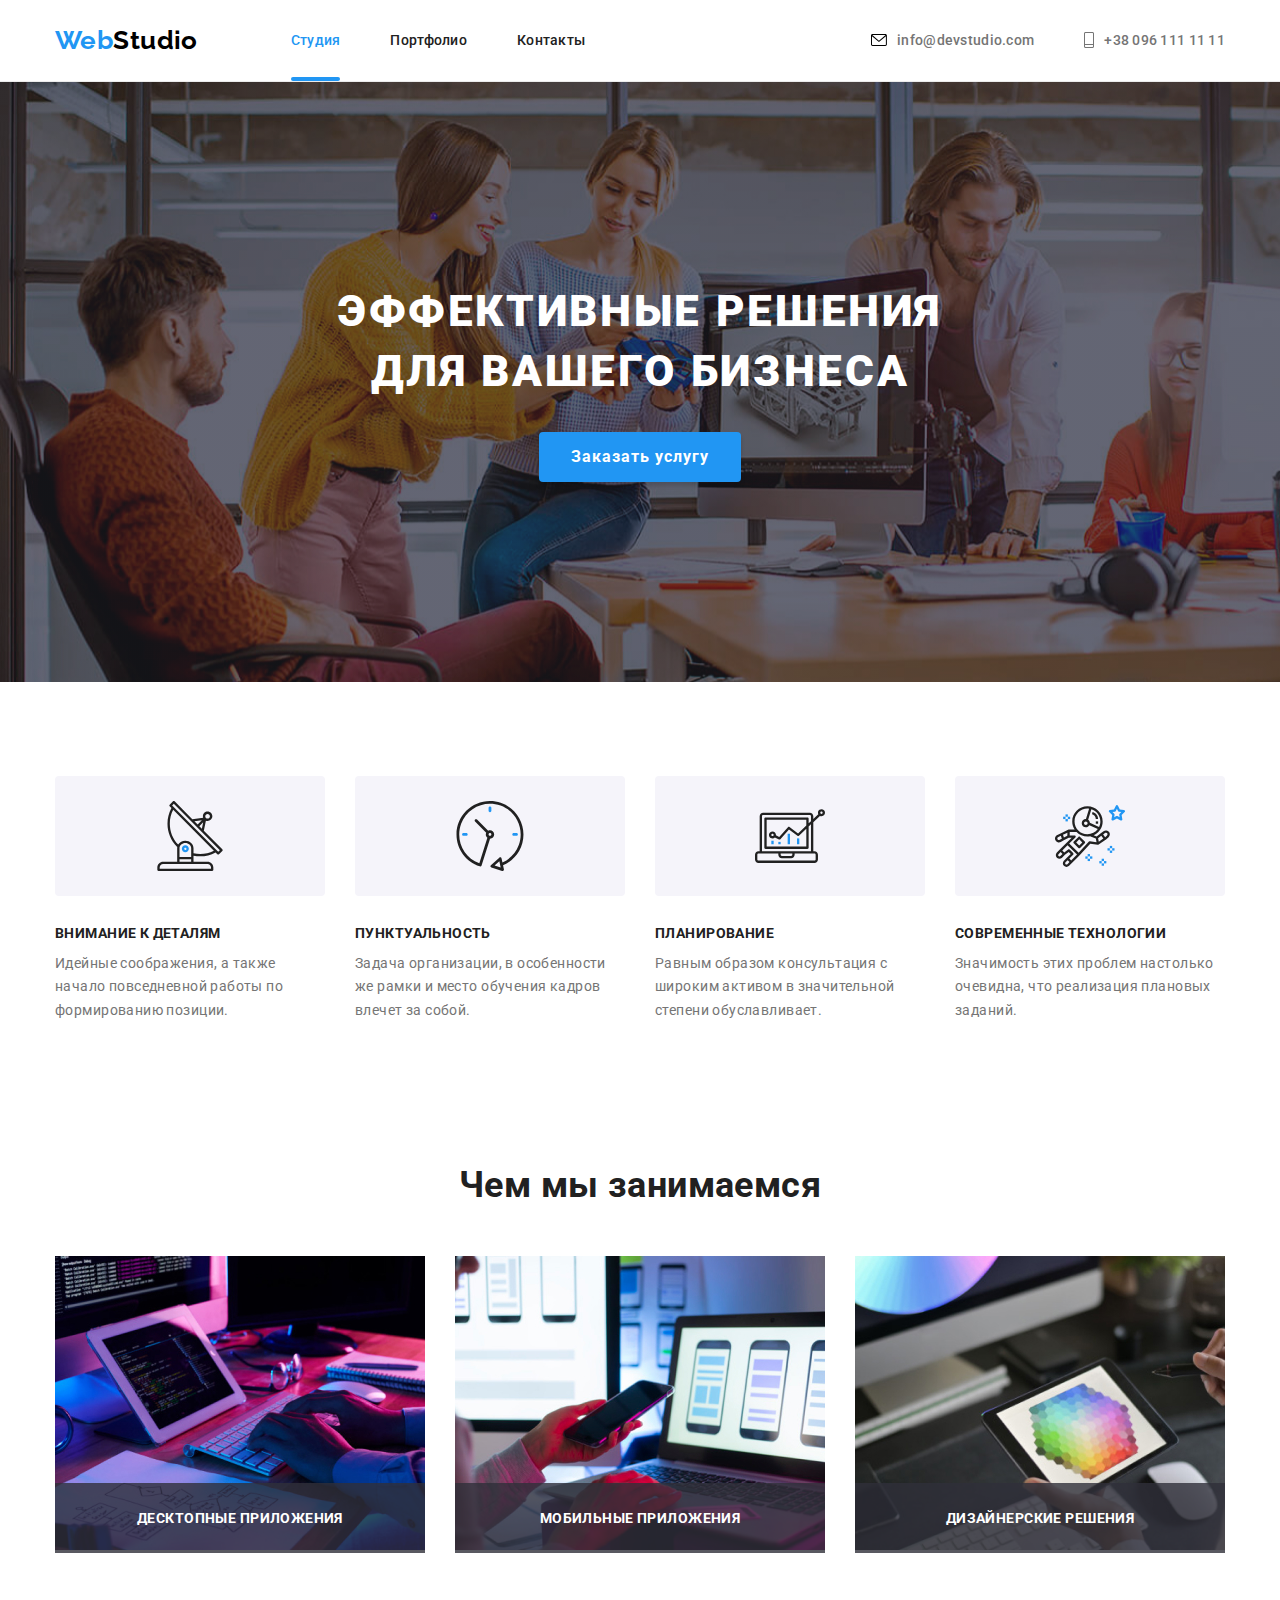
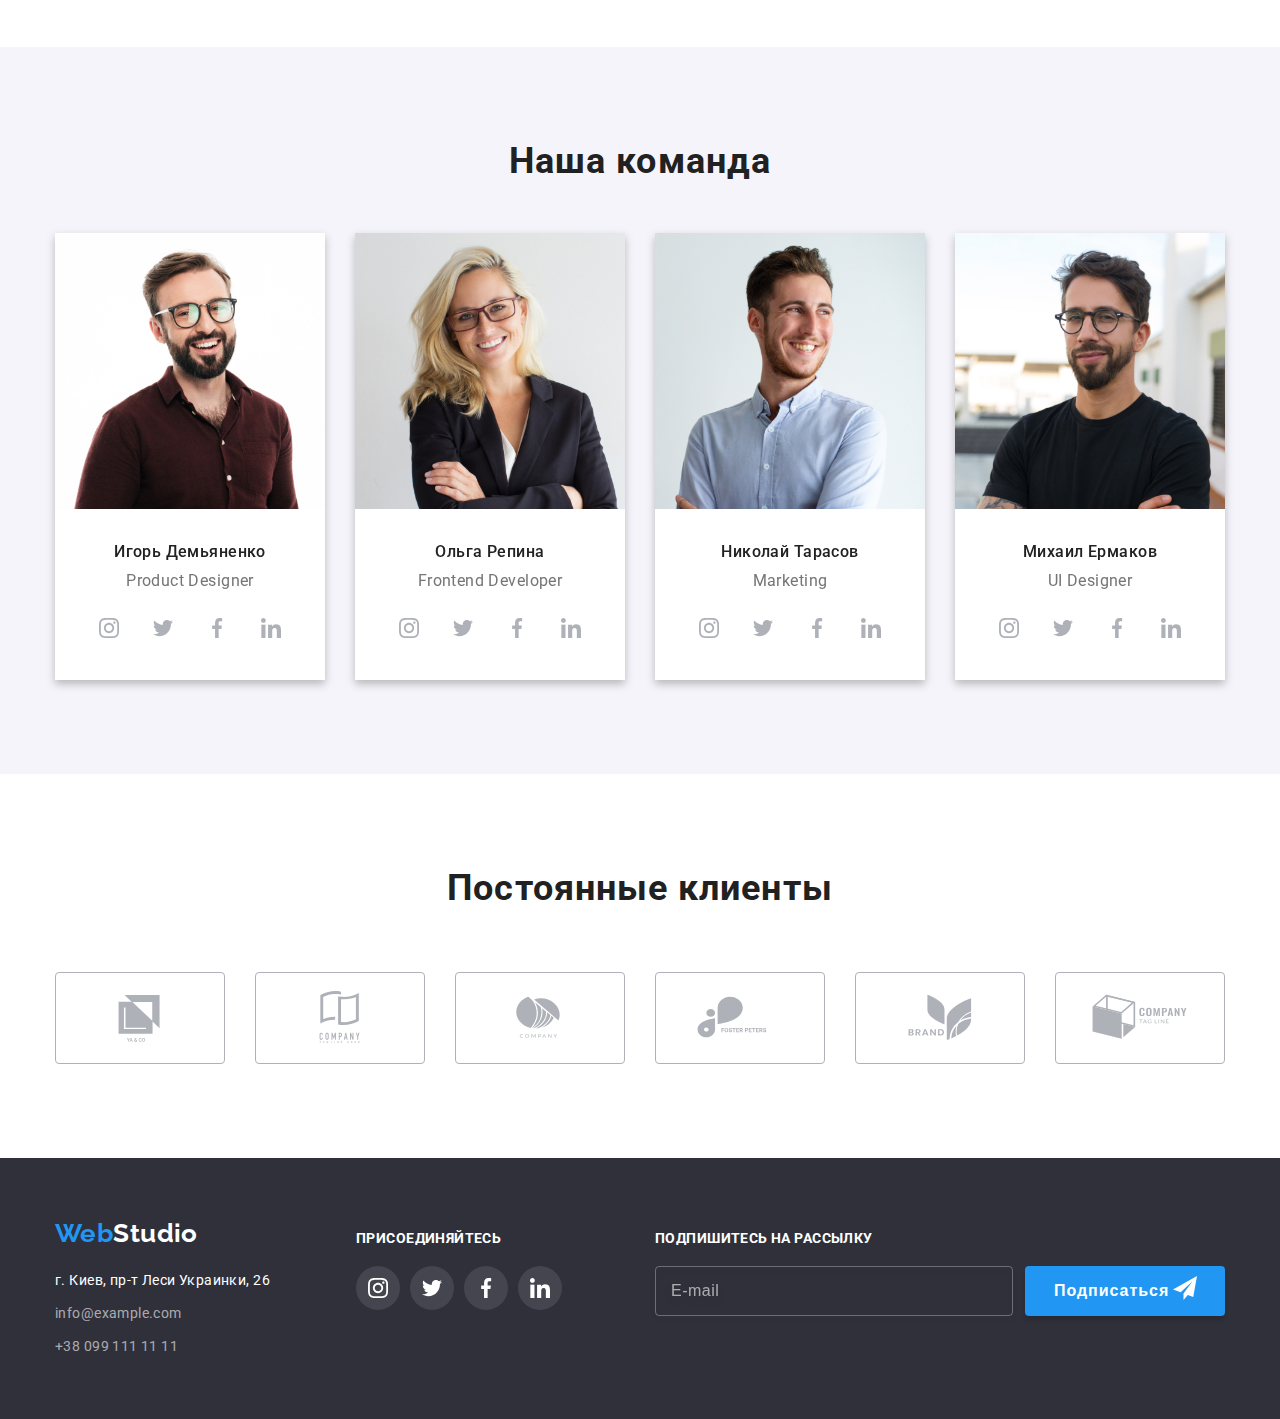
<file: index.html>
<!DOCTYPE html>
<html lang="ru">
  <head>
    <meta charset="UTF-8" />
    <meta http-equiv="X-UA-Compatible" content="IE=edge" />
    <meta name="viewport" content="width=device-width, initial-scale=1.0" />
    <link rel="preconnect" href="https://fonts.googleapis.com" />
    <link rel="preconnect" href="https://fonts.gstatic.com" crossorigin />
    <link
      href="https://fonts.googleapis.com/css2?family=Montserrat:wght@400;700&family=Raleway:wght@700&family=Roboto:wght@400;500;700;900&display=swap"
      rel="stylesheet"
    />
    <title>Студия</title>
    <link
      rel="stylesheet"
      href="https://cdnjs.cloudflare.com/ajax/libs/modern-normalize/1.1.0/modern-normalize.min.css"
      integrity="sha512-wpPYUAdjBVSE4KJnH1VR1HeZfpl1ub8YT/NKx4PuQ5NmX2tKuGu6U/JRp5y+Y8XG2tV+wKQpNHVUX03MfMFn9Q=="
      crossorigin="anonymous"
      referrerpolicy="no-referrer"
    />
    <link href="./CSS/main.min.css" rel="stylesheet" type="text/css" />
  </head>
  <body>
    <header class="header">
      <div class="container">
        <nav class="header__nav">
          <a class="logo header__logo" href="./index.html">
            Web<span class="logo__header logo__header--color">Studio</span>
          </a>
          <div
            class="heder-container__menu"
            id="heder-container__menu"
            data-menu
          >
            <ul class="header__list list">
              <li class="header__it current">
                <a href="./index.html" class="header__link curent link"
                  >Студия</a
                >
              </li>
              <li class="header__it">
                <a href="portfolio.html" class="header__link link">Портфолио</a>
              </li>
              <li class="header__it">
                <a href="#contacts" class="header__link link">Контакты</a>
              </li>
            </ul>
        </nav>
            <ul class="contacts-list">
              <li class="contacts-list__item">
                <a href="mailto:info@devstudio.com" class="contacts-list__link">
                  <svg class="contacts-list__icon" width="16" height="12">
                    <use class="n" href="./img/symbol-defs.svg#icon-mail"></use>
                  </svg>
                  info@devstudio.com
                </a>
              </li>

              <li class="contacts-list__item">
                <a href="tel:+380961111111" class="contacts-list__link">
                  <svg class="contacts-list__icon" width="10" height="16">
                    <use
                      class="header__icon--color"
                      href="./img/symbol-defs.svg#icon-tel"
                    ></use></svg>
                    +38 096 111 11 11
                </a>
              </li>
            </ul>
            <button
            type="button"
            class="header__btn"
            aria-expanded="false"
            aria-controls="heder-container__menu"
            data-menu-button
          >
            <svg
              width="24"
              height="24"
              aria-label="переклюачатель мобильного меню"
            >
              <use
                class="icon__cross"
                href="./img/symbol-defs.svg#icon-close-black-18dp-2-1-1"
              ></use>

              <use
                class="icon__menu"
                href="./img/symbol-defs.svg#icon-menu_24px"
              ></use>
            </svg>
          </button>
          </div>
       
      </div>
    </header>
    <main>

      <div class="mob-menu is-hidden">
        <button class="mob-menu__close">
          <svg
          width="18"
          height="18"
          aria-label="переклюачатель мобильного меню"
        >
          <use
            class="icon__cross"
            href="./img/symbol-defs.svg#icon-close-black-18dp-2-1-1"
          ></use>
</svg>
        </button>
        <ul class="mob-menu-list">
          <li class="mob-menu-list__item"><a href="./index.html" class="mob-menu-list__link current">Студия</a></li>
          <li class="mob-menu-list__item"><a href="portfolio.html" class="mob-menu-list__link">Портфолио</a></li>
          <li class="mob-menu-list__item"><a href="#contacts" class="mob-menu-list__link">Контакты</a></li>
        </ul>
        <div>
        <ul class="mob-menu-contacts">
          <li class="mob-menu-contacts__item"><a class="mob-menu-contacts__link" href="tel:+380961111111">+38 096 111 11 11</a></li>
          <li class="mob-menu-contacts__item"><a class="mob-menu-contacts__link" href="mailto:info@devstudio.com">info@devstudio.com</a></li>
        </ul>
        <ul class="mob-menu-cos">
          <li class="mob-menu-cos__item"><a href="" class="mob-menu-cos__link">Instagram</a></li>
          <li class="mob-menu-cos__item"><a href="" class="mob-menu-cos__link">Twitter</a></li>
          <li class="mob-menu-cos__item"><a href="" class="mob-menu-cos__link">Facebook</a></li>
          <li class="mob-menu-cos__item"><a href="" class="mob-menu-cos__link">LinkedIn</a></li>
        </ul>
      </div>
      </div>
      <section class="hero">
        <div class="container">
          <h1 class="hero__title">
            Эффективные решения<br />
            для вашего бизнеса
          </h1>

          <button data-modal-open type="button" class="hero__btn">
            Заказать услугу
          </button>
          <div class="backdrop is-hidden" data-modal>
            <div class="modal">
              <baton data-modal-close class="modal__btn-close">
                <a href="">
                  <svg class="modal__icon-close" width="18" height="18">
                    <use
                      href="./img/symbol-defs.svg#icon-close-black-18dp-2-1-1"
                    ></use>
                  </svg>
                </a>
              </baton>

              <p class="modal__title">
                Оставьте свои данные, мы вам перезвоним
              </p>

              <form>
                <div class="modal-form__item">
                  <label for="user-name" class="modal__text">Имя</label>
                  <div class="modal__input-icon">
                    <input
                      type="text"
                      name="user-name"
                      class="modal__input"
                      required
                      id="user-name"
                    />
                    <svg class="modal__icon" width="18" height="18">
                      <use href="./img/symbol-defs.svg#icon-person"></use>
                    </svg>
                  </div>
                </div>
                <div class="modal-form__item">
                  <label for="tel" class="modal__text">Телефон</label>
                  <div class="modal__input-icon">
                    <input
                      type="tel"
                      name="tel"
                      class="modal__input"
                      required
                      id="tel"
                    />
                    <svg class="modal__icon" width="18" height="18">
                      <use href="./img/symbol-defs.svg#icon-phone"></use>
                    </svg>
                  </div>
                </div>
                <div class="modal-form__item">
                  <label for="mail" class="modal__text">Почта</label>
                  <div class="modal__input-icon">
                    <input
                      type="email"
                      name="mail"
                      class="modal__input"
                      required
                      id="mail"
                    />
                    <svg class="modal__icon" width="18" height="18">
                      <use href="./img/symbol-defs.svg#icon-email"></use>
                    </svg>
                  </div>
                </div>
                <div class="modal-form__coment">
                  <label for="coment" class="modal__text">Комментарий</label>
                  <textarea
                    name="coment"
                    placeholder="Введите текст"
                    id="coment"
                    class="modal-coment__title"
                  ></textarea>
                </div>

                <div class="modal-form__galka">
                  <input
                    type="checkbox"
                    id="galka"
                    name="galka"
                    value="true"
                    class="check visually-hidden"
                  />
                  <label for="galka" class="modal__galka--text"
                    >Соглашаюсь с рассылкой и принимаю
                    <a href="" class="galka__link"> Условия договора</a></label
                  >
                </div>

                <button type="submit" class="modal__submit">Отправить</button>
              </form>
            </div>
          </div>
        </div>
      </section>

      <section class="section">
        <div class="container">
          <h2 class="visually-hidden">Наши преимущества</h2>
          <ul class="benefiits__list list">
            <li class="benefits__item">
              <div class="benefits__icon--grey">
                <svg class="benefits__icon">
                  <use
                    href="./img/symbol-defs.svg#icon-antenna"
                    width="70"
                    height="70"
                  ></use>
                </svg>
              </div>
              <h3 class="benefits__title">Внимание к деталям</h3>
              <p class="benefits__text">
                Идейные соображения, а также начало повседневной работы по
                формированию позиции.
              </p>
            </li>
            <li class="benefits__item">
              <div class="benefits__icon--grey">
                <svg class="benefits__icon">
                  <use
                    href="./img/symbol-defs.svg#icon-clock"
                    width="70"
                    height="70"
                  ></use>
                </svg>
              </div>
              <h3 class="benefits__title">Пунктуальность</h3>
              <p class="benefits__text">
                Задача организации, в особенности же рамки и место обучения
                кадров влечет за собой.
              </p>
            </li>
            <li class="benefits__item">
              <div class="benefits__icon--grey">
                <svg class="benefits__icon">
                  <use
                    href="./img/symbol-defs.svg#icon-diagram"
                    width="70"
                    height="70"
                  ></use>
                </svg>
              </div>
              <h3 class="benefits__title">Планирование</h3>
              <p class="benefits__text">
                Равным образом консультация с широким активом в значительной
                степени обуславливает.
              </p>
            </li>
            <li class="benefits__item">
              <div class="benefits__icon--grey">
                <svg class="benefits__icon">
                  <use
                    href="./img/symbol-defs.svg#icon-astronaut-cosmo"
                    width="70"
                    height="70"
                  ></use>
                </svg>
              </div>
              <h3 class="benefits__title">Современные технологии</h3>
              <p class="benefits__text">
                Значимость этих проблем настолько очевидна, что реализация
                плановых заданий.
              </p>
            </li>
          </ul>
        </div>
      </section>
      <section class="pictures-section">
        <div class="container">
          <h2 class="pictures__title title__down">Чем мы занимаемся</h2>
          <ul class="pictures__list list">
            <li class="pictures__img--fon">
              <img
                srcset="./img/verstka@1x.jpg 1x, ./img/verstka@1x.jpg 2x"
                src="./img/verstka.jpg"
                class="pictures__img"
                alt="делает верстку на компьютере"
                width="370"
              />
              <p class="pictures__img--text">Десктопные приложения</p>
            </li>
            <li class="pictures__img--fon">
              <img
                srcset="./img/desigin@1x.jpg 1x, ./img/desigin@2x.jpg 2x"
                src="./img/desigin.jpg"
                class="pictures__img"
                alt="создает дизайн макета"
                width="370"
              />
              <p class="pictures__img--text">Мобильные приложения</p>
            </li>
            <li class="pictures__img--fon">
              <img
                srcset="./img/colors@1x.jpg 1x, ./img/colors@2x..jpg 2x"
                src="./img/colors.jpg"
                class="pictures__img"
                alt="выбирает цвета на палитре планшета"
                width="370"
              />
              <p class="pictures__img--text">Дизайнерские решения</p>
            </li>
          </ul>
        </div>
      </section>
      <section class="team-section">
        <div class="container">
          <h2 class="team__title--list">Наша команда</h2>
          <ul class="team__list list">
            <li class="team__item">
              <img
                srcset="./img/igor@1x.jpg 1x, ./img/igor@2x.jpg 2x"
                src="./img/igor.jpg"
                class="pictures-team"
                alt="Игорь Демьяненко проджект менеджер"
                width="270"
              />
              <h3 class="team__title">Игорь Демьяненко</h3>
              <p class="team__text">Product Designer</p>
              <ul class="team__soc--list list">
                <li class="team__icon-item">
                  <a href="" class="team__icon-link link">
                    <svg class="team__icon-soc" width="20" height="20">
                      <use href="./img/symbol-defs.svg#icon-instagram"></use>
                    </svg>
                  </a>
                </li>
                <li class="team__icon-item">
                  <a href="" class="team__icon-link">
                    <svg class="team__icon-soc" width="20" height="20">
                      <use href="./img/symbol-defs.svg#icon-twitter"></use>
                    </svg>
                  </a>
                </li>
                <li class="team__icon-item">
                  <a href="" class="team__icon-link">
                    <svg class="team__icon-soc" width="20" height="20">
                      <use href="./img/symbol-defs.svg#icon-facebook"></use>
                    </svg>
                  </a>
                </li>
                <li class="team__icon-item">
                  <a href="" class="team__icon-link">
                    <svg class="team__icon-soc" width="20" height="20">
                      <use href="./img/symbol-defs.svg#icon-linkedin"></use>
                    </svg>
                  </a>
                </li>
              </ul>
            </li>
            <li class="team__item">
              <img
              srcset="./img/olga@1x.jpg 1x, ./img/olga@2x.jpg 2x"
                src="./img/olga.jpg"
                class="pictures-team"
                alt="Ольга Репина olgaФронтєнд девелопер"
                width="270"
              />
              <h3 class="team__title">Ольга Репина</h3>
              <p class="team__text">Frontend Developer</p>
              <ul class="team__soc--list list">
                <li class="team__icon-item">
                  <a href="" class="team__icon-link link">
                    <svg class="team__icon-soc" width="20" height="20">
                      <use href="./img/symbol-defs.svg#icon-instagram"></use>
                    </svg>
                  </a>
                </li>
                <li class="team__icon-item">
                  <a href="" class="team__icon-link">
                    <svg class="team__icon-soc" width="20" height="20">
                      <use href="./img/symbol-defs.svg#icon-twitter"></use>
                    </svg>
                  </a>
                </li>
                <li class="team__icon-item">
                  <a href="" class="team__icon-link">
                    <svg class="team__icon-soc" width="20" height="20">
                      <use href="./img/symbol-defs.svg#icon-facebook"></use>
                    </svg>
                  </a>
                </li>
                <li class="team__icon-item">
                  <a href="" class="team__icon-link">
                    <svg class="team__icon-soc" width="20" height="20">
                      <use href="./img/symbol-defs.svg#icon-linkedin"></use>
                    </svg>
                  </a>
                </li>
              </ul>
            </li>
            <li class="team__item">
              <img
              srcset="./img/nikolay@1x.jpg 1x, ./img/nikolay@2x.jpg 2x"
                src="./img/nikolay.jpg"
                class="pictures-team"
                alt="Николай Тарасов маркетолог"
                width="270"
              />
              <h3 class="team__title">Николай Тарасов</h3>
              <p class="team__text">Marketing</p>
              <ul class="team__soc--list list">
                <li class="team__icon-item">
                  <a href="" class="team__icon-link link">
                    <svg class="team__icon-soc" width="20" height="20">
                      <use href="./img/symbol-defs.svg#icon-instagram"></use>
                    </svg>
                  </a>
                </li>
                <li class="team__icon-item">
                  <a href="" class="team__icon-link">
                    <svg class="team__icon-soc" width="20" height="20">
                      <use href="./img/symbol-defs.svg#icon-twitter"></use>
                    </svg>
                  </a>
                </li>
                <li class="team__icon-item">
                  <a href="" class="team__icon-link">
                    <svg class="team__icon-soc" width="20" height="20">
                      <use href="./img/symbol-defs.svg#icon-facebook"></use>
                    </svg>
                  </a>
                </li>
                <li class="team__icon-item">
                  <a href="" class="team__icon-link">
                    <svg class="team__icon-soc" width="20" height="20">
                      <use href="./img/symbol-defs.svg#icon-linkedin"></use>
                    </svg>
                  </a>
                </li>
              </ul>
            </li>
            <li class="team__item">
              <img
                srcset="./img/mihail@1x.jpg 1x, ./img/mihail@2x.jpg 2x"
                src="./img/mihail.jpg"
                class="pictures-team"
                alt="Михаил Ермаков дизайнер"
                width="270"
              />
              <h3 class="team__title">Михаил Ермаков</h3>
              <p class="team__text">UI Designer</p>
              <ul class="team__soc--list list">
                <li class="team__icon-item">
                  <a href="" class="team__icon-link link">
                    <svg class="team__icon-soc" width="20" height="20">
                      <use href="./img/symbol-defs.svg#icon-instagram"></use>
                    </svg>
                  </a>
                </li>
                <li class="team__icon-item">
                  <a href="" class="team__icon-link">
                    <svg class="team__icon-soc" width="20" height="20">
                      <use href="./img/symbol-defs.svg#icon-twitter"></use>
                    </svg>
                  </a>
                </li>
                <li class="team__icon-item">
                  <a href="" class="team__icon-link">
                    <svg class="team__icon-soc" width="20" height="20">
                      <use href="./img/symbol-defs.svg#icon-facebook"></use>
                    </svg>
                  </a>
                </li>
                <li class="team__icon-item">
                  <a href="" class="team__icon-link">
                    <svg class="team__icon-soc" width="20" height="20">
                      <use href="./img/symbol-defs.svg#icon-linkedin"></use>
                    </svg>
                  </a>
                </li>
              </ul>
            </li>
          </ul>
        </div>
      </section>

      <section class="clients">
        <div class="container">
          <h2 class="clients__title title__down">Постоянные клиенты</h2>
          <ul class="clients__icon-list list">
            <li class="clients__icon-item">
              <a href="" class="clients__icon-link link">
                <svg class="clients__pictures" width="160" height="60">
                  <use href="./img/symbol-defs.svg#icon-Logologo1"></use>
                </svg>
              </a>
            </li>
            <li class="clients__icon-item">
              <a href="" class="clients__icon-link link">
                <svg class="clients__pictures" width="160" height="60">
                  <use href="./img/symbol-defs.svg#icon-Logologo2"></use>
                </svg>
              </a>
            </li>
            <li class="clients__icon-item">
              <a href="" class="clients__icon-link link">
                <svg class="clients__pictures" width="160" height="60">
                  <use href="./img/symbol-defs.svg#icon-Logologo3"></use>
                </svg>
              </a>
            </li>
            <li class="clients__icon-item">
              <a href="" class="clients__icon-link link">
                <svg class="clients__pictures" width="160" height="60">
                  <use href="./img/symbol-defs.svg#icon-Logologo4"></use>
                </svg>
              </a>
            </li>
            <li class="clients__icon-item">
              <a href="" class="clients__icon-link link">
                <svg class="clients__pictures" width="160" height="60">
                  <use href="./img/symbol-defs.svg#icon-Logologo5"></use>
                </svg>
              </a>
            </li>
            <li class="clients__icon-item">
              <a href="" class="clients__icon-link link">
                <svg class="clients__pictures" width="160" height="60">
                  <use href="./img/symbol-defs.svg#icon-Logologo6"></use>
                </svg>
              </a>
            </li>
          </ul>
        </div>
      </section>
    </main>

    <footer class="footer">
      <div class="container">
        <div class="footer-blok__contact">
            <a class="logo logo--padding-0" href="./index.html">
                Web<span class="logo__footer logo__footer--color">Studio</span>
              </a>
          <address id="contacts">
            <ul class="footer__list list">
              <li class="footer__item">
                <p class="footer__address">г. Киев, пр-т Леси Украинки, 26</p>
              </li>
              <li class="footer__item">
                <a href="mailtoo:info@example.com" class="footer__mail link"
                  >info@example.com</a
                >
              </li>
              <li>
                <a href="tel:+380991111111" class="fotter__tel link"
                  >+38 099 111 11 11</a
                >
              </li>
            </ul>
          </address>
        </div>
        <div class="footer-blok__icon">
          <h2 class="footer__title">присоединяйтесь</h2>
          <ul class="footer__soc-list list">
            <li class="footer__icon-item">
              <a href="" class="footer__icon-link link">
                <svg class="footer__icon-soc" width="20" height="20">
                  <use href="./img/symbol-defs.svg#icon-instagram"></use>
                </svg>
              </a>
            </li>
            <li class="footer__icon-item">
              <a href="" class="footer__icon-link">
                <svg class="footer__icon-soc" width="20" height="20">
                  <use href="./img/symbol-defs.svg#icon-twitter"></use>
                </svg>
              </a>
            </li>
            <li class="footer__icon-item">
              <a href="" class="footer__icon-link">
                <svg class="footer__icon-soc" width="20" height="20">
                  <use href="./img/symbol-defs.svg#icon-facebook"></use>
                </svg>
              </a>
            </li>
            <li class="footer__icon-item">
              <a href="" class="footer__icon-link">
                <svg class="footer__icon-soc" width="20" height="20">
                  <use href="./img/symbol-defs.svg#icon-linkedin"></use>
                </svg>
              </a>
            </li>
          </ul>
        </div>
        <div class="footer__check">
          <h2 class="footer__title">Подпишитесь на рассылку</h2>
          <form>
            <div class="footer__input--position">
              <input
                type="email"
                name="mail"
                placeholder="E-mail"
                class="footer__input"
              />

              <button type="submit" class="footer__btn">
                Подписаться<svg class="footer__icon-btn" width="24" height="24">
                  <use href="./img/symbol-defs.svg#icon-icon-send"></use>
                </svg>
              </button>
            </div>
          </form>
        </div>
      </div>
    </footer>

    <script src="./js/menu.js"></script>

    <script src="./js/modal.js"></script>
  </body>
</html>
</file>
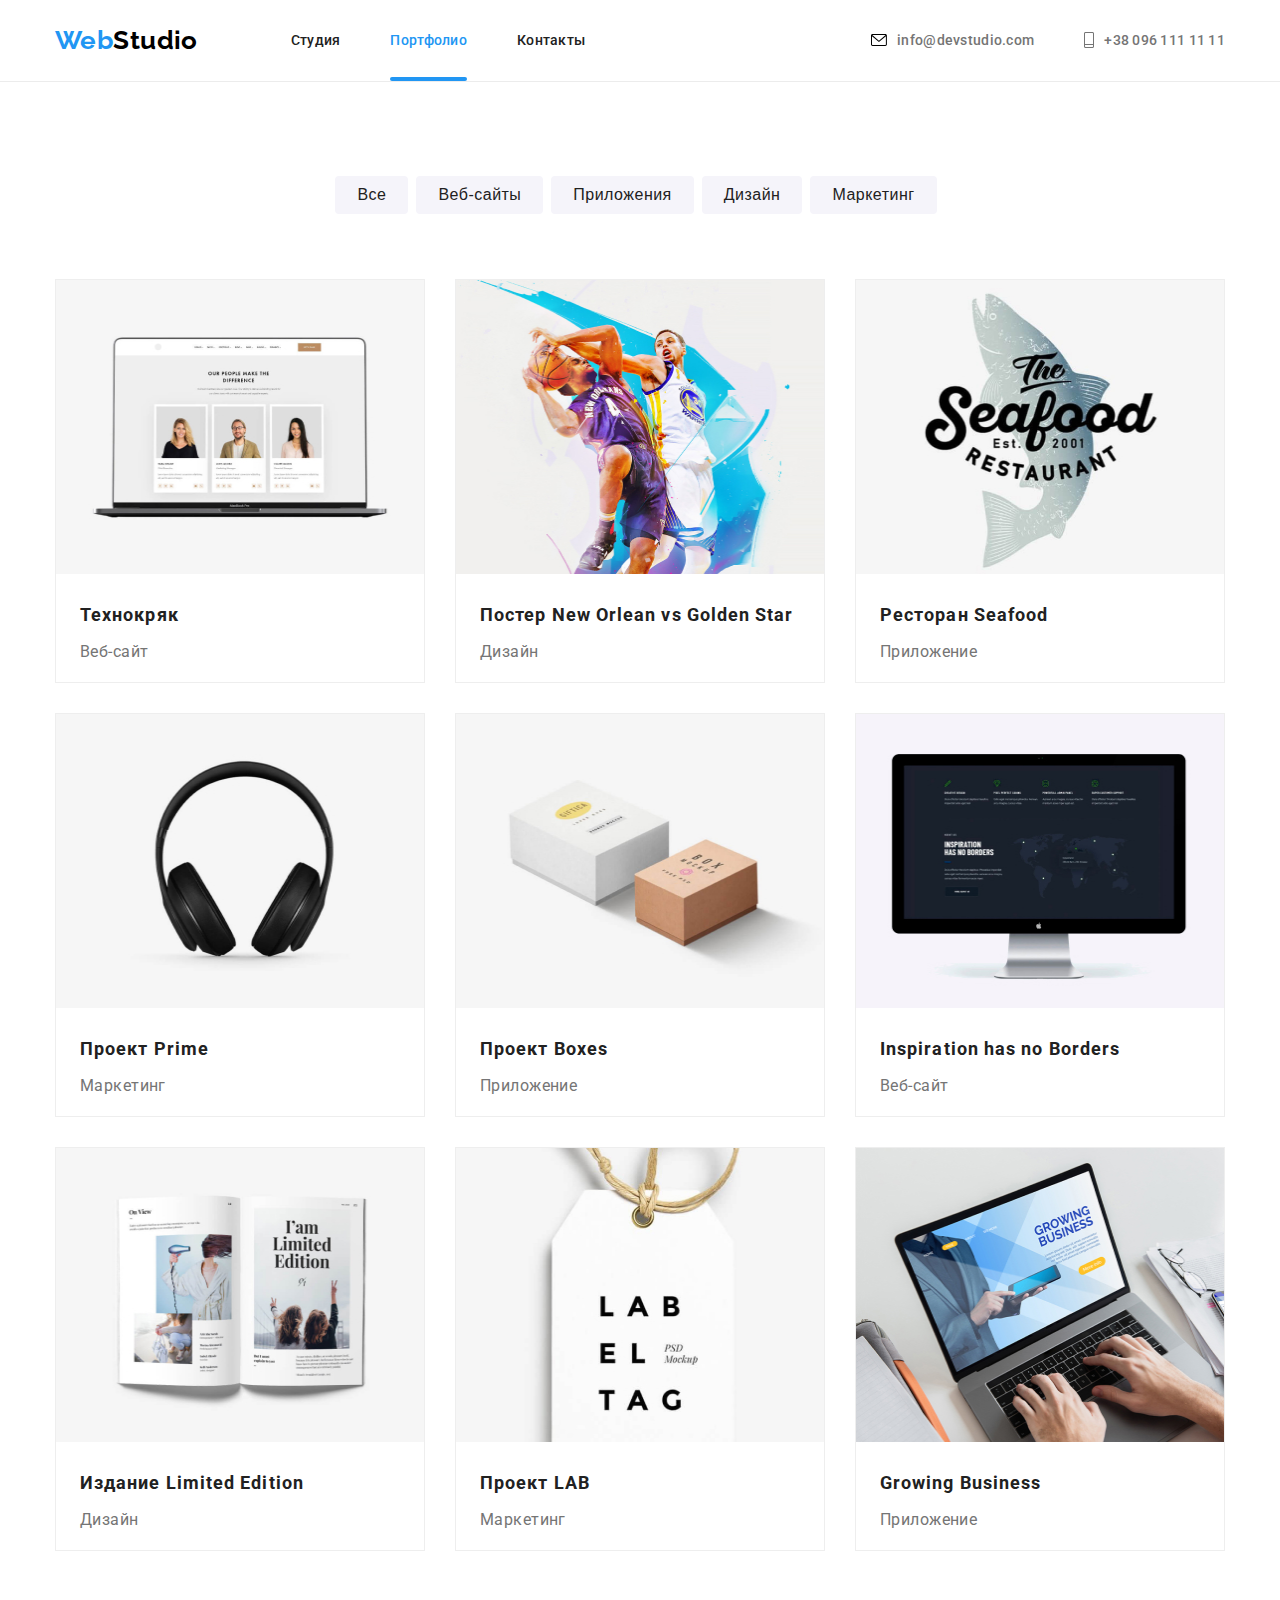
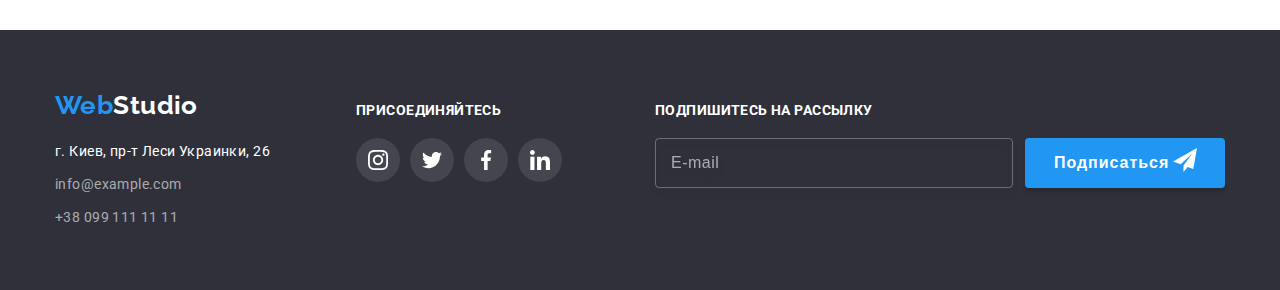
<file: portfolio.html>
<!DOCTYPE html>
<html lang="ru">
<head>
    <meta charset="UTF-8">
    <meta http-equiv="X-UA-Compatible" content="IE=edge">
    <meta name="viewport" content="width=device-width, initial-scale=1.0">
    <link rel="preconnect" href="https://fonts.googleapis.com">
    <link rel="preconnect" href="https://fonts.gstatic.com" crossorigin>
    <link href="https://fonts.googleapis.com/css2?family=Montserrat:wght@400;700&family=Raleway:wght@700&family=Roboto:wght@400;500;700;900&display=swap" rel="stylesheet">
    <title>Студия</title>
    <link rel="stylesheet" href="https://cdnjs.cloudflare.com/ajax/libs/modern-normalize/1.1.0/modern-normalize.min.css" integrity="sha512-wpPYUAdjBVSE4KJnH1VR1HeZfpl1ub8YT/NKx4PuQ5NmX2tKuGu6U/JRp5y+Y8XG2tV+wKQpNHVUX03MfMFn9Q==" crossorigin="anonymous" referrerpolicy="no-referrer" />
    <link href="./CSS/main.min.css" rel="stylesheet" type="text/css">
</head>
<body>

   
    <header class="header">
        <div class="container">
          <nav class="header__nav">
            <a class="logo header__logo" href="./index.html">
              Web<span class="logo__header logo__header--color">Studio</span>
            </a>
            <div
              class="heder-container__menu"
              id="heder-container__menu"
              data-menu
            >
              <ul class="header__list list">
                <li class="header__it">
                  <a href="./index.html" class="header__link link"
                    >Студия</a
                  >
                </li>
                <li class="header__it current">
                  <a href="portfolio.html" class="header__link curent link">Портфолио</a>
                </li>
                <li class="header__it">
                  <a href="#contacts" class="header__link link">Контакты</a>
                </li>
              </ul>
          </nav>
              <ul class="contacts-list">
                <li class="contacts-list__item">
                  <a href="mailto:info@devstudio.com" class="contacts-list__link">
                    <svg class="contacts-list__icon" width="16" height="12">
                      <use class="n" href="./img/symbol-defs.svg#icon-mail"></use>
                    </svg>
                    info@devstudio.com
                  </a>
                </li>
  
                <li class="contacts-list__item">
                  <a href="tel:+380961111111" class="contacts-list__link">
                    <svg class="contacts-list__icon" width="10" height="16">
                      <use
                        class="header__icon--color"
                        href="./img/symbol-defs.svg#icon-tel"
                      ></use></svg>
                      +38 096 111 11 11
                  </a>
                </li>
              </ul>
              <button
              type="button"
              class="header__btn"
              aria-expanded="false"
              aria-controls="heder-container__menu"
              data-menu-button
            >
              <svg
                width="40"
                height="40"
                aria-label="переклюачатель мобильного меню"
              >
                <use
                  class="icon__cross"
                  href="./img/symbol-defs.svg#icon-close-black-18dp-2-1-1"
                ></use>
  
                <use
                  class="icon__menu"
                  href="./img/symbol-defs.svg#icon-menu_24px"
                ></use>
              </svg>
            </button>
            </div>
         
        </div>
      </header>

    <main>
        <div class="mob-menu is-hidden">
            <button class="mob-menu__close">
              <svg
              width="18"
              height="18"
              aria-label="переклюачатель мобильного меню">
              <use
                class="icon__cross"
                href="./img/symbol-defs.svg#icon-close-black-18dp-2-1-1"
              ></use></svg>
            </button>
            <ul class="mob-menu-list">
              <li class="mob-menu-list__item"><a href="./index.html" class="mob-menu-list__link">Студия</a></li>
              <li class="mob-menu-list__item"><a href="portfolio.html" class="mob-menu-list__link current">Портфолио</a></li>
              <li class="mob-menu-list__item"><a href="#contacts" class="mob-menu-list__link">Контакты</a></li>
            </ul>
            <div>
            <ul class="mob-menu-contacts">
              <li class="mob-menu-contacts__item"><a class="mob-menu-contacts__link" href="tel:+380961111111">+38 096 111 11 11</a></li>
              <li class="mob-menu-contacts__item"><a class="mob-menu-contacts__link" href="mailto:info@devstudio.com">info@devstudio.com</a></li>
            </ul>
            <ul class="mob-menu-cos">
              <li class="mob-menu-cos__item"><a href="" class="mob-menu-cos__link">Instagram</a></li>
              <li class="mob-menu-cos__item"><a href="" class="mob-menu-cos__link">Twitter</a></li>
              <li class="mob-menu-cos__item"><a href="" class="mob-menu-cos__link">Facebook</a></li>
              <li class="mob-menu-cos__item"><a href="" class="mob-menu-cos__link">LinkedIn</a></li>
            </ul>
          </div>
          </div>

        <section class="work">
            <div class="container">
                <ul class="filtr__list list">
                    <li сlass="filtr__item"><button type="button" class="filtr__btn"> Все </button></li>
                    <li сlass="filtr__item "><button type="button" class="filtr__btn"> Веб-сайты </button></li>
                    <li сlass="filtr__item"><button type="button" class="filtr__btn"> Приложения </button></li>
                    <li сlass="filtr__item"><button type="button" class="filtr__btn"> Дизайн </button></li>
                    <li сlass="filtr__item"><button type="button" class="filtr__btn"> Маркетинг </button></li>
                </ul>
            </div>

        
            <h1 class="visually-hidden" >Примеры работ</h1>

            <div class="container">
                
                <ul class="work__list list">
                    <li class="work__item"> 
                        <a href=" " class="work__link link">
                        <div class="work__animation">
                            <img src="./img/портфолио/технокряк.jpg" class="work__img" alt="веб-сайт на компьютере" width="370" height="294" />
                             <p class="work__animation--text"> Ресурс предлагает комплексные предложения с разным уровнем функционала и сервисов. Все это позволит посетителю получить исчерпывающие сведения о компании или частном лице.</p>
                        </div>
                        <div class="work__paragraf">
                            <h2 class="work__title">Технокряк</h2>
                            <p class="work__text">Веб-сайт</p>
                        </div> 
                        </a>
                    </li>

                    <li class="work__item">
                        <a href=" " class="work__link link">
                         <div class="work__animation">
                            <img src="./img/портфолио/постер.jpg" class="work__img"  alt="веб-сайт на компьютере" width="370" height="294" />
                            <p class="work__animation--text"> Ресурс предлагает комплексные предложения с разным уровнем функционала и сервисов. Все это позволит посетителю получить исчерпывающие сведения о компании или частном лице.</p>
                        </div>
                        <div class="work__paragraf">
                            <h2 class="work__title">Постер New Orlean vs Golden Star</h2>
                            <p class="work__text">Дизайн</p> 
                        </div>
                        </a>
                    </li>

                    <li class="work__item">
                        <a href=" " class="work__link link">
                        <div class="work__animation">
                            <img src="./img/портфолио/seafood.jpg" class="work__img" alt="веб-сайт на компьютере" width="370" height="294" />
                            <p class="work__animation--text"> Ресурс предлагает комплексные предложения с разным уровнем функционала и сервисов. Все это позволит посетителю получить исчерпывающие сведения о компании или частном лице.</p>
                        </div>
                        <div class="work__paragraf"> 
                            <h2 class="work__title">Ресторан Seafood</h2>
                            <p class="work__text">Приложение</p>
                        </div> 
                         </a>
                    </li>
                    
                    <li class="work__item">
                        <a href=" " class="work__link link">
                        <div class="work__animation">
                            <img src="./img/портфолио/prime.jpg" class="work__img" alt="веб-сайт на компьютере" width="370" height="294" />
                             <p class="work__animation--text"> Ресурс предлагает комплексные предложения с разным уровнем функционала и сервисов. Все это позволит посетителю получить исчерпывающие сведения о компании или частном лице.</p>
                        </div>
                        <div class="work__paragraf"> 
                            <h2 class="work__title">Проект Prime</h2>
                            <p class="work__text">Маркетинг</p>
                        </div>
                        </a>
                    </li>
                    
                    <li class="work__item">
                        <a href=" " class="work__link link">
                        <div class="work__animation">
                            <img src="./img/портфолио/box.jpg" class="work__img" alt="веб-сайт на компьютере" width="370" height="294" />
                             <p class="work__animation--text"> Ресурс предлагает комплексные предложения с разным уровнем функционала и сервисов. Все это позволит посетителю получить исчерпывающие сведения о компании или частном лице.</p>
                        </div>
                        <div class="work__paragraf">
                            <h2 class="work__title">Проект Boxes</h2>
                            <p class="work__text">Приложение</p>
                        </div>
                        </a>
                    </li>
                    
                    <li class="work__item">
                        <a href=" " class="work__link link">
                        <div class="work__animation">
                            <img src="./img/портфолио/borders.jpg" class="work__img" alt="веб-сайт на компьютере" width="370" height="294" />
                             <p class="work__animation--text"> Ресурс предлагает комплексные предложения с разным уровнем функционала и сервисов. Все это позволит посетителю получить исчерпывающие сведения о компании или частном лице.</p>
                        </div>
                        <div class="work__paragraf"> 
                            <h2 class="work__title">Inspiration has no Borders</h2>
                            <p class="work__text">Веб-сайт</p>
                        </div>
                        </a>
                    </li>
                    
                    <li class="work__item">
                        <a href=" " class="work__link link">
                         <div class="work__animation">
                             <img src="./img/портфолио/limited-ediction.jpg" class="work__img" alt="веб-сайт на компьютере" width="370" height="294" />
                              <p class="work__animation--text"> Ресурс предлагает комплексные предложения с разным уровнем функционала и сервисов. Все это позволит посетителю получить исчерпывающие сведения о компании или частном лице.</p>
                         </div>
                        <div class="work__paragraf">
                            <h2 class="work__title">Издание Limited Edition</h2>
                            <p class="work__text">Дизайн</p>
                        </div>
                        </a>
                    </li>
                    
                    <li class="work__item">
                        <a href=" " class="work__link link">
                         <div class="work__animation">
                             <img src="./img/портфолио/lab.jpg" class="work__img" alt="веб-сайт на компьютере" width="370" height="294" />
                              <p class="work__animation--text"> Ресурс предлагает комплексные предложения с разным уровнем функционала и сервисов. Все это позволит посетителю получить исчерпывающие сведения о компании или частном лице.</p>
                         </div>
                        <div class="work__paragraf">
                            <h2 class="work__title">Проект LAB</h2>
                            <p class="work__text">Маркетинг</p>
                        </div>
                        </a>
                    </li>
                    
                    <li class="work__item">
                        <a href=" " class="work__link link">
                         <div class="work__animation">
                             <img src="./img/портфолио/groving.jpg" class="work__img" alt="веб-сайт на компьютере" width="450" height="294" />
                              <p class="work__animation--text"> Ресурс предлагает комплексные предложения с разным уровнем функционала и сервисов. Все это позволит посетителю получить исчерпывающие сведения о компании или частном лице.</p>
                         </div>
                        <div class="work__paragraf">
                            <h2 class="work__title">Growing Business</h2>
                            <p class="work__text">Приложение</p>
                        </div>
                        </a>
                    </li>
                </ul>
            </div>
       </section>
    </main>

      
    <footer class="footer">
        <div class="container">
          <div class="footer-blok__contact">
              <a class="logo logo--padding-0" href="./index.html">
                  Web<span class="logo__footer logo__footer--color">Studio</span>
                </a>
            <address id="contacts">
              <ul class="footer__list list">
                <li class="footer__item">
                  <p class="footer__address">г. Киев, пр-т Леси Украинки, 26</p>
                </li>
                <li class="footer__item">
                  <a href="mailtoo:info@example.com" class="footer__mail link"
                    >info@example.com</a
                  >
                </li>
                <li>
                  <a href="tel:+380991111111" class="fotter__tel link"
                    >+38 099 111 11 11</a
                  >
                </li>
              </ul>
            </address>
          </div>
          <div class="footer-blok__icon">
            <h2 class="footer__title">присоединяйтесь</h2>
            <ul class="footer__soc-list list">
              <li class="footer__icon-item">
                <a href="" class="footer__icon-link link">
                  <svg class="footer__icon-soc" width="20" height="20">
                    <use href="./img/symbol-defs.svg#icon-instagram"></use>
                  </svg>
                </a>
              </li>
              <li class="footer__icon-item">
                <a href="" class="footer__icon-link">
                  <svg class="footer__icon-soc" width="20" height="20">
                    <use href="./img/symbol-defs.svg#icon-twitter"></use>
                  </svg>
                </a>
              </li>
              <li class="footer__icon-item">
                <a href="" class="footer__icon-link">
                  <svg class="footer__icon-soc" width="20" height="20">
                    <use href="./img/symbol-defs.svg#icon-facebook"></use>
                  </svg>
                </a>
              </li>
              <li class="footer__icon-item">
                <a href="" class="footer__icon-link">
                  <svg class="footer__icon-soc" width="20" height="20">
                    <use href="./img/symbol-defs.svg#icon-linkedin"></use>
                  </svg>
                </a>
              </li>
            </ul>
          </div>
          <div class="footer__check">
            <h2 class="footer__title">Подпишитесь на рассылку</h2>
            <form>
              <div class="footer__input--position">
                <input
                  type="email"
                  name="mail"
                  placeholder="E-mail"
                  class="footer__input"
                />
  
                <button type="submit" class="footer__btn">
                  Подписаться<svg class="footer__icon-btn" width="24" height="24">
                    <use href="./img/symbol-defs.svg#icon-icon-send"></use>
                  </svg>
                </button>
              </div>
            </form>
          </div>
        </div>
    </footer>
        
       
    <script src="./js/menu.js"></script>
</body>
</html>
</file>
<file: CSS/main.min.css>
body{font-family:"Roboto",sans-serif;background-color:#fff;font-size:14px;letter-spacing:.03em}.visually-hidden{position:absolute;white-space:nowrap;width:1px;height:1px;overflow:hidden;border:0;padding:0;clip:rect(0 0 0 0);-webkit-clip-path:inset(50%);clip-path:inset(50%);margin:-1px}.title__down{font-weight:700;font-size:36px;line-height:1.17;text-align:center;color:#212121}.container{width:100%;padding:0 15px;margin:0 auto}@media screen and (min-width: 480px){.container{width:480px}}@media screen and (min-width: 768px){.container{width:768px}}@media screen and (min-width: 1200px){.container{width:1200px}}.section{padding:60px 0}@media screen and (min-width: 1200px){.section{padding:94px 0}}*,*::after,*::before{margin:0px;padding:0px;-webkit-box-sizing:border-box;box-sizing:border-box}.body.modal-open{overflow:hidden}.link{text-decoration:none}ul{list-style:none}.current a{color:#2196f3}a{text-decoration:none}.header{border-bottom:1px solid #ececec}.header .container{display:-webkit-box;display:-ms-flexbox;display:flex;-webkit-box-pack:justify;-ms-flex-pack:justify;justify-content:space-between;-webkit-box-align:center;-ms-flex-align:center;align-items:center}.header__logo{font-family:"Raleway",sans-serif;font-weight:700;font-size:26px;line-height:1.19;color:#000}.header__btn.is-open .header__logo{display:none}.header__logo--accent{color:#2196f3}@media screen and (max-width: 767px){.header__btn{display:-webkit-inline-box;display:-ms-inline-flexbox;display:inline-flex;margin:0;padding:0;border:none;background-color:rgba(0,0,0,0)}}@media screen and (min-width: 768px){.header__btn{display:none}}.header__btn .icon__cross{display:none}.header__btn.is-open .icon__cross{display:block}.header__btn.is-open .icon__menu{display:none}.header__nav{display:-webkit-box;display:-ms-flexbox;display:flex}@media screen and (max-width: 767px){.heder-container__menu{display:none;left:0;width:100%;height:auto;position:absolute;background-color:#fff;-webkit-box-shadow:0px 0px 0px,0px 1px 1px rgba(0,0,0,.14),0px 2px 1px rgba(0,0,0,.2);box-shadow:0px 0px 0px,0px 1px 1px rgba(0,0,0,.14),0px 2px 1px rgba(0,0,0,.2);border-radius:4px;padding:10px 40px 48px 40px;top:56px}.heder-container__menu.is-open{display:block}}@media screen and (min-width: 768px){.heder-container__menu{display:-webkit-box;display:-ms-flexbox;display:flex;-webkit-box-pack:center;-ms-flex-pack:center;justify-content:center;-webkit-box-align:center;-ms-flex-align:center;align-items:center}}@media screen and (min-width: 768px){.header__list{display:-webkit-box;display:-ms-flexbox;display:flex}}@media screen and (max-width: 767px){.header__it{margin-bottom:32px}.header__it:last-child{margin-bottom:302px}}@media screen and (min-width: 768px){.header__it:not(:last-child){margin-right:50px}}.header__link{font-weight:500;font-size:14px;letter-spacing:.02em;color:#212121;padding:32px 0;display:block}.contacts-list{display:none}@media screen and (min-width: 1200px){.contacts-list__item+.contacts-list__item{margin-left:50px}}.contacts-list__link{font-weight:500;font-size:12px;line-height:1.16;letter-spacing:.02em;color:#757575;display:-webkit-box;display:-ms-flexbox;display:flex;-webkit-box-align:center;-ms-flex-align:center;align-items:center;padding:5px 0}@media screen and (min-width: 1200px){.contacts-list__link{font-size:14px;padding:32px 0}}.contacts-list__icon{margin-right:10px;display:block}@media screen and (min-width: 768px){.contacts-list{display:block}}@media screen and (min-width: 1200px){.contacts-list{display:-webkit-box;display:-ms-flexbox;display:flex}}@media screen and (max-width: 767px){.header__icon--color{display:none}}@media screen and (min-width: 768px){.header__icon--color{fill:currentColor}}.header__link:hover,.contacts-list__link:hover,.header__link:focus,.contacts-list__link:focus{color:#2196f3;fill:#2196f3}.header__link-cos{text-align:center;margin-top:64px}@media screen and (max-width: 767px){.header__link-cos{display:-webkit-box;display:-ms-flexbox;display:flex;-webkit-box-pack:center;-ms-flex-pack:center;justify-content:center;-webkit-box-align:center;-ms-flex-align:center;align-items:center}}@media screen and (min-width: 768px){.header__link-cos{display:none}}.header__cos{font-family:"Roboto";font-style:normal;font-weight:500;font-size:18px;line-height:22px;letter-spacing:.02em;color:#2196f3}.header__cos::after{content:"";margin-left:10px;margin-right:10px;border-right:1px solid rgba(33,33,33,.2);border-radius:1px}.curent{position:relative}.curent::after{content:"";position:absolute;width:100%;height:4px;border-radius:4px;background:#2196f3;left:0;bottom:-1px}.icon__menu{-webkit-transition:fill 250ms ease;transition:fill 250ms ease}.icon__menu:hover,.icon__menu:focus{fill:#2196f3}.logo{font-family:"Raleway",sans-serif;font-weight:700;font-size:26px;line-height:1.19;color:#2196f3;padding:16px 0;display:block}.logo__header--color{color:#000}.logo__footer--color{color:#fff}.logo--padding-0{padding:0}@media screen and (min-width: 768px){.header__logo{padding:26px 0;margin-right:88px}}@media screen and (min-width: 1200px){.header__logo{padding:25px 0;margin-right:93px}}.hero{padding:118px 0;background:-webkit-gradient(linear, left top, right top, from(rgba(47, 48, 58, 0.4)), to(rgba(47, 48, 58, 0.4))),url(../img/hero/hero-mob.jpg);background:linear-gradient(to right, rgba(47, 48, 58, 0.4), rgba(47, 48, 58, 0.4)),url(../img/hero/hero-mob.jpg);max-width:1600px;background-size:cover;background-repeat:no-repeat;background-position:center;margin-left:auto;margin-right:auto}@media(min-device-pixel-ratio: 2),(-webkit-min-device-pixel-ratio: 2),(min-resolution: 192dpi),(min-resolution: 2dppx){.hero{background:-webkit-gradient(linear, left top, right top, from(rgba(47, 48, 58, 0.4)), to(rgba(47, 48, 58, 0.4))),url(../img/hero/hero-mob@2x.jpg);background:linear-gradient(to right, rgba(47, 48, 58, 0.4), rgba(47, 48, 58, 0.4)),url(../img/hero/hero-mob@2x.jpg)}}@media screen and (min-width: 768px){.hero{background:-webkit-gradient(linear, left top, right top, from(rgba(47, 48, 58, 0.4)), to(rgba(47, 48, 58, 0.4))),url(../img/hero/hero-tab.jpg);background:linear-gradient(to right, rgba(47, 48, 58, 0.4), rgba(47, 48, 58, 0.4)),url(../img/hero/hero-tab.jpg);background-size:cover;background-repeat:no-repeat}}@media screen and (min-width: 768px)and (min-device-pixel-ratio: 2),screen and (min-width: 768px)and (-webkit-min-device-pixel-ratio: 2),screen and (min-width: 768px)and (min-resolution: 192dpi),screen and (min-width: 768px)and (min-resolution: 2dppx){.hero{background:-webkit-gradient(linear, left top, right top, from(rgba(47, 48, 58, 0.4)), to(rgba(47, 48, 58, 0.4))),url(../img/hero/hero-tab@2x.jpg);background:linear-gradient(to right, rgba(47, 48, 58, 0.4), rgba(47, 48, 58, 0.4)),url(../img/hero/hero-tab@2x.jpg)}}@media screen and (min-width: 1200px){.hero{padding:200px 0;background:-webkit-gradient(linear, left top, right top, from(rgba(47, 48, 58, 0.4)), to(rgba(47, 48, 58, 0.4))),url(../img/hero/hero-des.jpg);background:linear-gradient(to right, rgba(47, 48, 58, 0.4), rgba(47, 48, 58, 0.4)),url(../img/hero/hero-des.jpg);background-size:cover;background-repeat:no-repeat}}@media screen and (min-width: 1200px)and (min-device-pixel-ratio: 2),screen and (min-width: 1200px)and (-webkit-min-device-pixel-ratio: 2),screen and (min-width: 1200px)and (min-resolution: 192dpi),screen and (min-width: 1200px)and (min-resolution: 2dppx){.hero{background:-webkit-gradient(linear, left top, right top, from(rgba(47, 48, 58, 0.4)), to(rgba(47, 48, 58, 0.4))),url(../img/hero/hero-des@2x.jpg);background:linear-gradient(to right, rgba(47, 48, 58, 0.4), rgba(47, 48, 58, 0.4)),url(../img/hero/hero-des@2x.jpg);background-size:cover;background-repeat:no-repeat}}.hero__title{font-weight:900;font-size:26px;line-height:1.61;text-align:center;letter-spacing:.06em;text-transform:uppercase;color:#fff;margin-bottom:30px}@media screen and (min-width: 1200px){.hero__title{font-size:44px;line-height:1.36}}.hero__btn{font-family:Roboto;font-weight:700;font-size:16px;line-height:1.875;cursor:pointer;display:block;-webkit-box-align:center;-ms-flex-align:center;align-items:center;text-align:center;letter-spacing:.06em;background-color:#2196f3;color:#fff;margin-top:30px;margin:0px auto;padding:10px 32px;display:-webkit-box;display:-ms-flexbox;display:flex;-webkit-box-shadow:0px 4px 4px rgba(0,0,0,.15);box-shadow:0px 4px 4px rgba(0,0,0,.15);border-radius:4px;border:none}.hero__btn:hover,.hero__btn:focus{color:#8b8a8a;background-color:#2196f3}.backdrop{width:100%;height:100%;position:fixed;background-color:rgba(0,0,0,.2);top:0;left:0;overflow-y:scroll;-webkit-transition:opacity 300ms,visibility 300ms;transition:opacity 300ms,visibility 300ms}.modal{width:450px;min-height:609px;background-color:#fff;-webkit-box-shadow:0px 1px 3px rgba(0,0,0,.12),0px 1px 1px rgba(0,0,0,.14),0px 2px 1px rgba(0,0,0,.2);box-shadow:0px 1px 3px rgba(0,0,0,.12),0px 1px 1px rgba(0,0,0,.14),0px 2px 1px rgba(0,0,0,.2);border-radius:4px;position:absolute;top:50%;left:50%;-webkit-transform:translate(-50%, -50%) scale(1) rotate(0deg);transform:translate(-50%, -50%) scale(1) rotate(0deg);-webkit-transition:-webkit-transform 300ms;transition:-webkit-transform 300ms;transition:transform 300ms;transition:transform 300ms, -webkit-transform 300ms;padding:40px}@media screen and (min-width: 1023px){.modal{width:528px}}.modal__title{font-style:normal;font-weight:700;font-size:20px;line-height:1.15;letter-spacing:.03em;color:#212121;margin-bottom:12px;text-align:center}.modal__input{width:100%;height:40px;border:1px solid rgba(33,33,33,.2);border-radius:4px;outline:none;padding:12px 42px;margin-top:4px}.modal__input:focus,.modal__input:focus{border:1px solid #2196f3}.modal__input:focus+.modal__icon{fill:#2196f3}.modal-form__item{margin-bottom:10px}.modal-form__coment{margin-bottom:20px}.modal-coment__title{width:100%;border:1px solid rgba(33,33,33,.2);border-radius:4px;margin-top:4px;padding:12px 16px;height:120px;resize:none;outline:none}.modal-coment__title::-webkit-input-placeholder{color:rgba(117,117,117,.5);font-weight:400;font-size:12px;line-height:1.16;letter-spacing:.01em}.modal-coment__title::-moz-placeholder{color:rgba(117,117,117,.5);font-weight:400;font-size:12px;line-height:1.16;letter-spacing:.01em}.modal-coment__title:-ms-input-placeholder{color:rgba(117,117,117,.5);font-weight:400;font-size:12px;line-height:1.16;letter-spacing:.01em}.modal-coment__title::-ms-input-placeholder{color:rgba(117,117,117,.5);font-weight:400;font-size:12px;line-height:1.16;letter-spacing:.01em}.modal-coment__title::placeholder{color:rgba(117,117,117,.5);font-weight:400;font-size:12px;line-height:1.16;letter-spacing:.01em}.modal-form__galka{margin-top:25px;margin-bottom:30px}.modal__galka--text{font-weight:400;font-size:12px;line-height:1.16;letter-spacing:.03em;color:#757575;-webkit-box-align:center;-ms-flex-align:center;align-items:center}@media screen and (max-width: 1023px){.modal__galka--text{margin-left:20px}}@media screen and (min-width: 1024px){.modal__galka--text{font-size:14px;display:-webkit-box;display:-ms-flexbox;display:flex;-webkit-box-align:center;-ms-flex-align:center;align-items:center;margin-right:4px;line-height:1.71}}.modal__galka--text::before{content:"";width:16px;height:15px;border:2px solid #212121;border-radius:3px;display:-webkit-box;display:-ms-flexbox;display:flex}@media screen and (max-width: 1023px){.modal__galka--text::before{position:absolute}}@media screen and (min-width: 1024px){.modal__galka--text::before{margin-left:12px;margin-right:8px;display:inline}}.check:checked+.modal__galka--text::before{background-color:#2196f3;border:none;background-image:url(../img/Vector.svg);background-repeat:no-repeat;background-position:center}.check:focus+.modal__galka--text::before{border-color:#2196f3}.galka__link{color:#2196f3;margin-left:4px;font-size:12px;line-height:14px}@media screen and (min-width: 1023px){.galka__link{font-size:14px;line-height:1.71}}.modal__text{font-weight:400;font-size:12px;line-height:1.16;letter-spacing:.01em;color:#757575}.modal__input-icon{position:relative}.modal__icon{position:absolute;left:13px;top:50%;-webkit-transform:translateY(-50%);transform:translateY(-50%);fill:#212121}.modal__submit{width:200px;height:50px;background:#2196f3;-webkit-box-shadow:0px 4px 4px rgba(0,0,0,.15);box-shadow:0px 4px 4px rgba(0,0,0,.15);border-radius:4px;border:none;-webkit-box-align:center;-ms-flex-align:center;align-items:center;text-align:center;letter-spacing:.06em;color:#fff;position:absolute;margin-left:124px;margin-right:124px;font-style:normal;font-weight:700;font-size:16px;line-height:1.87;cursor:pointer}@media screen and (max-width: 1023px){.modal__submit{-webkit-transform:translateY(-50%);transform:translateY(-50%);-webkit-transform:translateX(-15%);transform:translateX(-15%)}}@media screen and (min-width: 1024px){.modal__submit{-webkit-transform:translateY(-50%);transform:translateY(-50%);margin-top:30px}}.modal__btn-close{width:30px;height:30px;border-radius:50%;background-color:rgba(0,0,0,0);border:1px solid rgba(0,0,0,.1);position:absolute;top:8px;right:8px;-webkit-box-pack:center;-ms-flex-pack:center;justify-content:center;-webkit-box-align:center;-ms-flex-align:center;align-items:center;display:-webkit-box;display:-ms-flexbox;display:flex}.modal__icon-close{fill:#000;-webkit-transition:fill 250ms ease;transition:fill 250ms ease;-webkit-box-pack:center;-ms-flex-pack:center;justify-content:center;-webkit-box-align:center;-ms-flex-align:center;align-items:center;display:-webkit-box;display:-ms-flexbox;display:flex}.modal__icon-close:hover,.modal__icon-close:focus{fill:#2196f3}.is-hidden{visibility:hidden;opacity:0;pointer-events:none}.backdrop.is-hidden .modal{-webkit-transform:translate(0) scale(0) rotate(90deg);transform:translate(0) scale(0) rotate(90deg)}.backdrop{width:100%;height:100%;position:fixed;background-color:rgba(0,0,0,.2);top:0;left:0;overflow-y:scroll;-webkit-transition:opacity 300ms,visibility 300ms;transition:opacity 300ms,visibility 300ms}.benefiits__list{margin:-15px}@media screen and (min-width: 768px){.benefiits__list{display:-webkit-box;display:-ms-flexbox;display:flex;-ms-flex-wrap:wrap;flex-wrap:wrap}}.benefits__icon{width:70px;height:70px}.benefits__icon--grey{height:120px;border-radius:4px;margin-bottom:30px;width:100%;background-color:#f5f4fa;display:-webkit-box;display:-ms-flexbox;display:flex;-webkit-box-pack:center;-ms-flex-pack:center;justify-content:center;-webkit-box-align:center;-ms-flex-align:center;align-items:center}.benefits__item{margin:15px}@media screen and (min-width: 768px){.benefits__item{display:-webkit-box;display:-ms-flexbox;display:flex;-ms-flex-wrap:wrap;flex-wrap:wrap;width:calc(50% - 30px)}}@media screen and (min-width: 1200px){.benefits__item{display:-webkit-box;display:-ms-flexbox;display:flex;-ms-flex-wrap:wrap;flex-wrap:wrap;width:calc(25% - 30px)}}.benefits__title{font-size:14px;line-height:1.14;text-transform:uppercase;color:#212121;padding-bottom:10px}@media screen and (max-width: 767px){.benefits__title{text-align:center}}.benefits__text{line-height:1.71;color:#757575}@media screen and (max-width: 767px){.benefits__text{margin-bottom:30px}}.mob-menu{font-weight:500;position:fixed;background-color:#fff;width:100vw;height:100vh;left:0;top:0;z-index:999;padding:48px 40px;-webkit-transition:opacity .25s cubic-bezier(0.165, 0.84, 0.44, 1);transition:opacity .25s cubic-bezier(0.165, 0.84, 0.44, 1);display:-webkit-box;display:-ms-flexbox;display:flex;-webkit-box-orient:vertical;-webkit-box-direction:normal;-ms-flex-direction:column;flex-direction:column;-webkit-box-pack:justify;-ms-flex-pack:justify;justify-content:space-between}@media screen and (min-width: 768px){.mob-menu{display:none}}.mob-menu.is-hidden{opacity:0;pointer-events:none}.mob-menu__close{position:absolute;top:21px;right:25px;border:none;background:rgba(0,0,0,0);width:18px;height:18px}.mob-menu__close:hover,.mob-menu__close:focus{fill:#2196f3}.mob-menu-list__item+.mob-menu-list__item{margin-top:36px}.mob-menu-list__link{font-weight:500;font-size:40px;line-height:1.17;letter-spacing:.02em;color:#212121}.mob-menu-list__link.current{color:#2196f3}.mob-menu-contacts__item+.mob-menu-contacts__item{margin-top:32px}.mob-menu-contacts__item:first-child .mob-menu-contacts__link{font-size:34px;line-height:1.17;letter-spacing:.02em;color:#2196f3}.mob-menu-contacts__item:last-child .mob-menu-contacts__link{font-size:24px;line-height:1.16;letter-spacing:.02em;color:#757575}.mob-menu-cos{display:-webkit-box;display:-ms-flexbox;display:flex;margin-top:64px}.mob-menu-cos__link{font-size:18px;line-height:1.22;letter-spacing:.02em;color:#2196f3}.mob-menu-cos__item+.mob-menu-cos__item{margin-left:20px}.mob-menu-cos__item:not(:last-child) .mob-menu-cos__link{position:relative}.mob-menu-cos__item:not(:last-child) .mob-menu-cos__link:after{content:"";position:absolute;top:0;right:-11px;height:100%;width:1px;background:rgba(33,33,33,.2)}.pictures-section{padding-top:47px;padding-bottom:94px}@media screen and (max-width: 1199px){.pictures-section{display:none}}.pictures__title{margin-bottom:50px}.pictures__list{display:-webkit-box;display:-ms-flexbox;display:flex}.pictures__img--fon{position:relative;bottom:0}.pictures__img{margin-right:30px}.pictures__img--text{position:absolute;font-weight:700;font-size:14px;line-height:16px;text-align:center;letter-spacing:.03em;text-transform:uppercase;background-color:rgba(47,48,58,.8);width:370px;height:70px;-webkit-transform:translateY(-100%);transform:translateY(-100%);color:#fff;-webkit-box-pack:center;-ms-flex-pack:center;justify-content:center;-webkit-box-align:center;-ms-flex-align:center;align-items:center;display:-webkit-box;display:-ms-flexbox;display:flex}.team-section{background-color:#f5f4fa;padding-top:60px;padding-bottom:60px}@media screen and (min-width: 1199px){.team-section{padding-top:94px;padding-bottom:94px}}.team__title--list{color:#212121;font-weight:700;font-size:28px;line-height:1.17;text-align:center;letter-spacing:.03em;margin-bottom:45px}@media screen and (min-width: 1200px){.team__title--list{font-size:36px;line-height:1.16;text-align:center;letter-spacing:.03em;margin-bottom:50px}}.team__title{font-weight:500;font-size:16px;line-height:1.19;text-align:center;color:#212121;padding-top:30px;padding-bottom:10px}@media screen and (max-width: 767px){.team__list{display:-webkit-box;display:-ms-flexbox;display:flex;-ms-flex-wrap:wrap;flex-wrap:wrap;margin-top:30px}}@media screen and (min-width: 768px){.team__list{display:-webkit-box;display:-ms-flexbox;display:flex;-ms-flex-wrap:wrap;flex-wrap:wrap;margin:-15px}}@media screen and (min-width: 1200px){.team__list{display:-webkit-box;display:-ms-flexbox;display:flex;-ms-flex-wrap:nowrap;flex-wrap:nowrap}}.team__text{font-size:16px;line-height:1.19;text-align:center;color:#757575;padding-bottom:16px}.team__item{background-color:#fff;-webkit-filter:drop-shadow(0px 4px 4px rgba(0, 0, 0, 0.25));filter:drop-shadow(0px 4px 4px rgba(0, 0, 0, 0.25))}@media screen and (max-width: 767px){.team__item{width:100%;margin-bottom:30px}}@media screen and (min-width: 768px){.team__item{-ms-flex-preferred-size:46%;flex-basis:46%;margin:15px}}@media screen and (min-width: 1200px){.team__item{-ms-flex-preferred-size:25%;flex-basis:25%}}.pictures-team{width:100%;margin:0}.team__soc--list{display:-webkit-box;display:-ms-flexbox;display:flex;-webkit-box-pack:center;-ms-flex-pack:center;justify-content:center}.team__icon-item{width:44px;height:44px;margin-right:10px;margin-bottom:30px}.team__icon-item:last-child{margin-right:0}.team__icon-link{width:100%;height:100%;background-color:#fff;border-radius:50%;display:-webkit-box;display:-ms-flexbox;display:flex;-webkit-box-pack:center;-ms-flex-pack:center;justify-content:center;-webkit-box-align:center;-ms-flex-align:center;align-items:center;-webkit-transition:background-color 250ms ease;transition:background-color 250ms ease}.team__icon-link:hover,.team__icon-link:focus{background-color:#2196f3}.team__icon-link:hover .team__icon-soc,.team__icon-link:focus .team__icon-soc{fill:#fff}.team__icon-soc{fill:#afb1b8;-webkit-transition:fill 250ms ease;transition:fill 250ms ease}.clients{padding-top:60px;padding-bottom:60px}@media screen and (min-width: 1200px){.clients{padding-top:94px;padding-bottom:94px}}.clients__title{color:#212121;font-weight:700;font-size:28px;line-height:1.17;text-align:center;letter-spacing:.03em;margin-bottom:42px}@media screen and (min-width: 1200px){.clients__title{font-size:36px;line-height:1.16;text-align:center;letter-spacing:.03em;margin-bottom:62px}}.clients__icon-list{display:-webkit-box;display:-ms-flexbox;display:flex;-ms-flex-preferred-size:45%;flex-basis:45%;-webkit-box-pack:center;-ms-flex-pack:center;justify-content:center;-ms-flex-wrap:wrap;flex-wrap:wrap;margin:-15px}.clients__icon-item{width:210px;height:92px;margin:15px}@media screen and (min-width: 768px){.clients__icon-item{width:226px;height:92px}}@media screen and (min-width: 1200px){.clients__icon-item{width:170px;height:92px}}.clients__icon-link{width:100%;height:100%;-webkit-box-align:center;-ms-flex-align:center;align-items:center;-webkit-box-pack:center;-ms-flex-pack:center;justify-content:center;display:-webkit-box;display:-ms-flexbox;display:flex;border:1px solid #afb1b8;border-radius:4px;-webkit-transition:border-color 250ms ease;transition:border-color 250ms ease}.clients__icon-link:hover,.clients__icon-link:focus{border-color:#2196f3}.clients__icon-link:hover .clients__pictures,.clients__icon-link:focus .clients__pictures{fill:#2196f3}.clients__pictures{fill:#afb1b8;-webkit-transition:fill 250ms ease;transition:fill 250ms ease}.footer{background-color:#2f303a;padding-top:60px;padding-bottom:60px}.footer .container{display:-webkit-box;display:-ms-flexbox;display:flex;-webkit-box-orient:vertical;-webkit-box-direction:normal;-ms-flex-direction:column;flex-direction:column;-webkit-box-align:center;-ms-flex-align:center;align-items:center}@media screen and (min-width: 768px){.footer .container{-webkit-box-align:start;-ms-flex-align:start;align-items:flex-start;-webkit-box-orient:horizontal;-webkit-box-direction:normal;-ms-flex-direction:row;flex-direction:row;-ms-flex-wrap:wrap;flex-wrap:wrap;-ms-flex-pack:distribute;justify-content:space-around}}@media screen and (min-width: 1200px){.footer .container{-ms-flex-wrap:nowrap;flex-wrap:nowrap}}.footer__address{color:#fff;font-style:normal;line-height:1.71}.footer__mail{color:rgba(255,255,255,.6);font-style:normal;line-height:1.71;-webkit-transition:color 250ms ease;transition:color 250ms ease}.footer__mail:hover,.footer__mail:focus{color:#2196f3}.fotter__tel{color:rgba(255,255,255,.6);font-style:normal;line-height:1.71;-webkit-transition:color 250ms ease;transition:color 250ms ease}.fotter__tel:hover,.fotter__tel:focus{color:#2196f3}.footer__list{width:231px;padding-top:20px}.footer__item{padding-bottom:9px}.footer__title{font-weight:700;font-size:14px;line-height:16px;letter-spacing:.03em;text-transform:uppercase;color:#fff;margin-bottom:20px;text-align:center}@media screen and (min-width: 1200px){.footer__title{text-align:left;margin-top:12px}}.footer-blok__contact,.footer-blok__icon{margin-bottom:60px;text-align:center}@media screen and (min-width: 1200px){.footer-blok__contact,.footer-blok__icon{margin-bottom:0;text-align:left}}@media screen and (min-width: 1200px){.footer-blok__contact{margin-right:70px}}.footer__soc-list{display:-webkit-box;display:-ms-flexbox;display:flex}.footer__icon-item{width:44px;height:44px;margin-right:10px}.footer__check{width:100%}@media screen and (min-width: 1200px){.footer__check{width:auto;margin-left:auto}}.footer__icon-link{width:100%;height:100%;border-radius:50%;background-color:rgba(255,255,255,.1);display:-webkit-box;display:-ms-flexbox;display:flex;-webkit-box-pack:center;-ms-flex-pack:center;justify-content:center;-webkit-box-align:center;-ms-flex-align:center;align-items:center;-webkit-transition:background-color 250ms ease;transition:background-color 250ms ease}.footer__icon-link:hover,.footer__icon-link:focus{background-color:#2196f3}.footer__icon-link:last-child{margin-right:0}.footer__icon-link:first-child{margin-left:0}.footer__icon-soc{fill:#fff}.footer__input--position{display:-webkit-box;display:-ms-flexbox;display:flex;-webkit-box-orient:vertical;-webkit-box-direction:normal;-ms-flex-direction:column;flex-direction:column;-webkit-box-align:center;-ms-flex-align:center;align-items:center}@media screen and (min-width: 1200px){.footer__input--position{-webkit-box-orient:horizontal;-webkit-box-direction:normal;-ms-flex-direction:row;flex-direction:row}}.footer__input{background-color:rgba(0,0,0,0);width:100%;max-width:450px;height:50px;border:1px solid rgba(255,255,255,.3);-webkit-filter:drop-shadow(0px 4px 4px rgba(0, 0, 0, 0.15));filter:drop-shadow(0px 4px 4px rgba(0, 0, 0, 0.15));border-radius:4px;padding:16px 15px;color:rgba(255,255,255,.6);font-size:16px;line-height:20px;display:-webkit-box;display:-ms-flexbox;display:flex;margin-bottom:20px}@media screen and (min-width: 1200px){.footer__input{width:358px;margin-right:12px;margin-bottom:0}}.footer__input::-webkit-input-placeholder{font-style:normal;font-weight:400;font-size:16px;line-height:20px;letter-spacing:.03em;color:rgba(255,255,255,.6)}.footer__input::-moz-placeholder{font-style:normal;font-weight:400;font-size:16px;line-height:20px;letter-spacing:.03em;color:rgba(255,255,255,.6)}.footer__input:-ms-input-placeholder{font-style:normal;font-weight:400;font-size:16px;line-height:20px;letter-spacing:.03em;color:rgba(255,255,255,.6)}.footer__input::-ms-input-placeholder{font-style:normal;font-weight:400;font-size:16px;line-height:20px;letter-spacing:.03em;color:rgba(255,255,255,.6)}.footer__input::placeholder{font-style:normal;font-weight:400;font-size:16px;line-height:20px;letter-spacing:.03em;color:rgba(255,255,255,.6)}.footer__btn{width:200px;height:50px;background:#2196f3;-webkit-box-shadow:0px 4px 4px rgba(0,0,0,.15);box-shadow:0px 4px 4px rgba(0,0,0,.15);border-radius:4px;padding:10px 29px;border:none;position:relative;display:-webkit-box;display:-ms-flexbox;display:flex;cursor:pointer;font-weight:700;font-size:16px;line-height:30px;text-align:center;letter-spacing:.06em;color:#fff}.footer__icon-btn{fill:#fff;margin-left:10px;position:absolute;right:28px}.filtr__list{display:-webkit-box;display:-ms-flexbox;display:flex;-ms-flex-wrap:wrap;flex-wrap:wrap;margin-bottom:25px}@media screen and (min-width: 768px){.filtr__list{display:-webkit-box;display:-ms-flexbox;display:flex;-webkit-box-pack:center;-ms-flex-pack:center;justify-content:center;margin-bottom:21px}}@media screen and (min-width: 1200px){.filtr__list{margin-bottom:50px}}.filtr__btn{font-weight:500;font-size:16px;line-height:1.6;text-align:center;letter-spacing:.03em;background-color:#f5f4fa;border-radius:4px;border:none;color:#212121;margin-right:8px;padding:6px 22px;-webkit-transition:background-color,color,border-color,250ms ease,-webkit-box-shadow;transition:background-color,color,border-color,250ms ease,-webkit-box-shadow;transition:background-color,color,box-shadow,border-color,250ms ease;transition:background-color,color,box-shadow,border-color,250ms ease,-webkit-box-shadow;cursor:pointer;margin-bottom:15px}.filtr__btn:hover,.filtr__btn:focus{background-color:#2196f3;color:#fff;border-color:#2196f3;-webkit-box-shadow:0px 3px 1px rgba(0,0,0,.1),0px 1px 2px rgba(0,0,0,.08),0px 2px 2px rgba(0,0,0,.12);box-shadow:0px 3px 1px rgba(0,0,0,.1),0px 1px 2px rgba(0,0,0,.08),0px 2px 2px rgba(0,0,0,.12)}.work{padding-top:60px;padding-bottom:60px}@media screen and (min-width: 1200px){.work{padding-top:94px;padding-bottom:94px}}.work__list{display:-webkit-box;display:-ms-flexbox;display:flex;-ms-flex-wrap:wrap;flex-wrap:wrap}@media screen and (min-width: 768px){.work__list{margin:-15px}}.work__item{width:450px;height:404px;margin-bottom:30px;border:1px solid #eee;-webkit-transition:-webkit-box-shadow 250ms ease;transition:-webkit-box-shadow 250ms ease;transition:box-shadow 250ms ease;transition:box-shadow 250ms ease, -webkit-box-shadow 250ms ease}.work__item:hover,.work__item:focus{-webkit-box-shadow:0px 1px 1px rgba(0,0,0,.12),0px 4px 4px rgba(0,0,0,.06),1px 4px 6px rgba(0,0,0,.16);box-shadow:0px 1px 1px rgba(0,0,0,.12),0px 4px 4px rgba(0,0,0,.06),1px 4px 6px rgba(0,0,0,.16)}@media screen and (min-width: 768px){.work__item{width:354px;height:440px;margin:15px}}@media screen and (min-width: 1200px){.work__item{width:370px;height:404px}.work__item:nth-child(3n){margin-right:0}.work__item:nth-last-child(-n+3){margin-bottom:0}}.work__img{width:100%}.work__paragraf{padding-top:20px;padding-right:24px;padding-bottom:20px;padding-left:24px}.work__title{font-size:18px;line-height:2;letter-spacing:.06em;color:#212121;padding-bottom:4px}.work__text{font-size:16px;line-height:1.88;color:#757575}.work__link{width:100%;height:100%}.work__animation--text{position:absolute;color:#fff;top:0px;padding:63px 24px;background-color:rgba(33,150,243,.9);font-size:18px;line-height:28px;height:100%;-webkit-transform:translateY(100%);transform:translateY(100%);-webkit-transition:-webkit-transform 250ms;transition:-webkit-transform 250ms;transition:transform 250ms;transition:transform 250ms, -webkit-transform 250ms}.work__animation{position:relative;overflow:hidden}.work__item:hover .work__animation--text{-webkit-transform:translateY(0%);transform:translateY(0%)}/*# sourceMappingURL=main.min.css.map */
</file>
